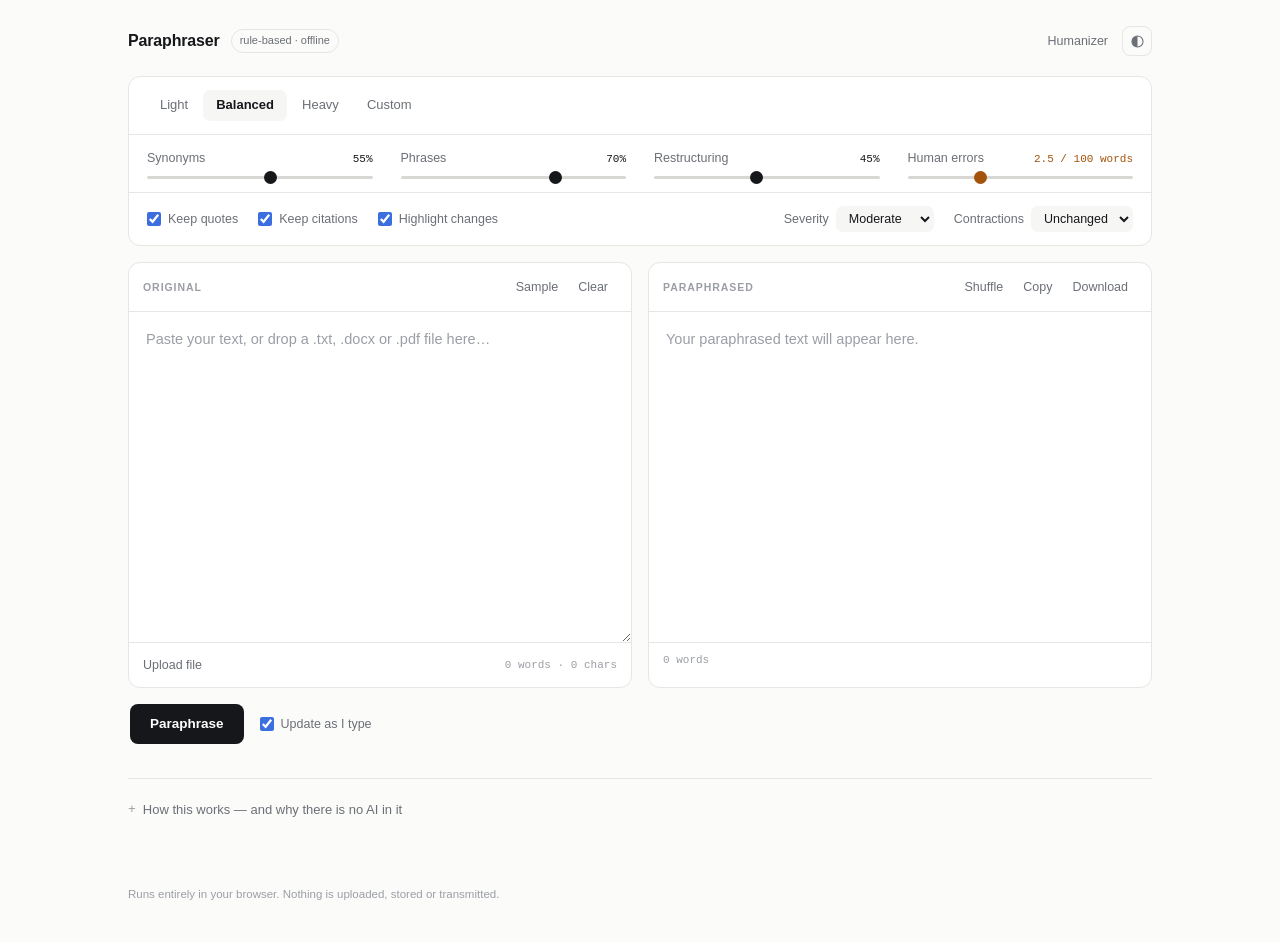
<file: index.html>
<!DOCTYPE html>
<html lang="en">
<head>
<meta charset="utf-8">
<meta name="viewport" content="width=device-width, initial-scale=1">
<title>Paraphraser</title>
<meta name="description" content="Offline rule-based paraphrasing tool. No AI, no server, no data leaves your browser.">
<link rel="icon" href="data:image/svg+xml,<svg xmlns='http://www.w3.org/2000/svg' viewBox='0 0 100 100'><text y='.9em' font-size='90'>&#9998;</text></svg>">
<link rel="stylesheet" href="css/style.css">
</head>
<body>

<header class="bar">
  <div class="wordmark">
    <h1>Paraphraser</h1>
    <span class="badge">rule-based &middot; offline</span>
  </div>
  <nav class="switch">
    <a href="humanize.html">Humanizer</a>
    <button id="themeBtn" class="icon" title="Switch light / dark" aria-label="Switch light or dark theme">
      <svg viewBox="0 0 20 20" width="15" height="15" aria-hidden="true">
        <path d="M10 2.6a7.4 7.4 0 100 14.8V2.6z" fill="currentColor"/>
        <circle cx="10" cy="10" r="7.4" fill="none" stroke="currentColor" stroke-width="1.4"/>
      </svg>
    </button>
  </nav>
</header>

<main>

  <!-- ============ CONTROLS ============ -->
  <section class="controls" aria-label="Settings">

    <div class="row row-presets">
      <div class="segmented" role="group" aria-label="Intensity preset">
        <button class="seg" data-preset="light">Light</button>
        <button class="seg is-active" data-preset="balanced">Balanced</button>
        <button class="seg" data-preset="heavy">Heavy</button>
        <button class="seg" data-preset="custom">Custom</button>
      </div>
    </div>

    <div class="row row-sliders">
      <label class="ctl" title="How often a word is swapped for one with a similar meaning.">
        <span class="ctl-top"><span>Synonyms</span><output id="outSyn">55%</output></span>
        <input type="range" id="synStrength" min="0" max="100" value="55">
      </label>

      <label class="ctl" title="Rewrites set expressions, e.g. &quot;due to the fact that&quot; to &quot;because&quot;.">
        <span class="ctl-top"><span>Phrases</span><output id="outPhr">70%</output></span>
        <input type="range" id="phrStrength" min="0" max="100" value="70">
      </label>

      <label class="ctl" title="Changes sentence shape: passive to active, clause fronting, splitting.">
        <span class="ctl-top"><span>Restructuring</span><output id="outRes">45%</output></span>
        <input type="range" id="resStrength" min="0" max="100" value="45">
      </label>

      <label class="ctl warn" title="Small, natural-looking slips. Zero keeps the output fully correct.">
        <span class="ctl-top"><span>Human errors</span><output id="outErr">2.5 / 100 words</output></span>
        <input type="range" id="errRate" min="0" max="80" value="25">
      </label>
    </div>

    <div class="row row-opts">
      <label class="chk"><input type="checkbox" id="optQuotes" checked><span>Keep quotes</span></label>
      <label class="chk"><input type="checkbox" id="optCites" checked><span>Keep citations</span></label>
      <label class="chk"><input type="checkbox" id="optHighlight" checked><span>Highlight changes</span></label>

      <span class="grow"></span>

      <label class="field">
        <span>Severity</span>
        <select id="errTier" title="Which kinds of slip are allowed">
          <option value="1">Mild</option>
          <option value="2" selected>Moderate</option>
          <option value="3">Noticeable</option>
        </select>
      </label>

      <label class="field">
        <span>Contractions</span>
        <select id="contractionMode">
          <option value="keep" selected>Unchanged</option>
          <option value="contract">Casual</option>
          <option value="expand">Formal</option>
        </select>
      </label>
    </div>
  </section>

  <!-- ============ EDITOR ============ -->
  <section class="editor">

    <div class="pane">
      <div class="pane-head">
        <span class="pane-title">Original</span>
        <span class="tools">
          <button id="sampleBtn" class="mini-btn">Sample</button>
          <button id="clearBtn" class="mini-btn">Clear</button>
        </span>
      </div>

      <div id="dropZone" class="dropzone">
        <textarea id="input" spellcheck="false"
          placeholder="Paste your text, or drop a .txt, .docx or .pdf file here&hellip;"></textarea>
        <div class="drop-overlay"><span>Drop to load</span></div>
      </div>

      <div class="pane-foot">
        <label class="file-btn">
          <input type="file" id="fileInput" accept=".txt,.md,.csv,.rtf,.docx,.pdf" hidden>
          <span>Upload file</span>
        </label>
        <span class="counts"><span id="inWords">0</span> words &middot; <span id="inChars">0</span> chars</span>
      </div>
      <div id="fileMsg" class="file-msg" hidden></div>
    </div>

    <div class="pane">
      <div class="pane-head">
        <span class="pane-title">Paraphrased</span>
        <span class="tools">
          <button id="shuffleBtn" class="mini-btn" title="Generate a different variation">Shuffle</button>
          <button id="copyBtn" class="mini-btn">Copy</button>
          <button id="downloadBtn" class="mini-btn">Download</button>
        </span>
      </div>

      <div id="output" class="output" aria-live="polite"></div>

      <div class="pane-foot">
        <span class="counts"><span id="outWords">0</span> words</span>
        <span id="legend" class="legend"><i class="sw-changed"></i>reworded <i class="sw-error"></i>slip</span>
      </div>
    </div>
  </section>

  <!-- ============ ACTIONS ============ -->
  <section class="actions">
    <button id="runBtn" class="primary">Paraphrase</button>
    <label class="chk"><input type="checkbox" id="liveMode" checked><span>Update as I type</span></label>
    <div id="stats" class="stats"></div>
  </section>

  <!-- ============ EXPLAINER ============ -->
  <details class="how">
    <summary>How this works &mdash; and why there is no AI in it</summary>
    <div class="how-body">
      <p class="lede">
        Every change comes from a dictionary lookup or a grammar rule you could trace by hand.
        No language model, no training data, no network request.
      </p>
      <ol class="steps">
        <li><b>Phrase bank</b> &mdash; ~190 set expressions matched longest-first: <em>in order to</em> &rarr; <em>so as to</em>.</li>
        <li><b>POS tagging</b> &mdash; suffix patterns, closed-class lists and context, so a noun is never swapped for a verb.</li>
        <li><b>Thesaurus</b> &mdash; ~600 curated head words filtered by part of speech; morphology carries tense across.</li>
        <li><b>Structural rules</b> &mdash; passive&rarr;active, clause fronting, sentence splitting, <em>There is X that Y</em> &rarr; <em>X Y</em>.</li>
        <li><b>Error injection</b> &mdash; twelve realistic slips on a weighted pool, within a per-sentence budget.</li>
        <li><b>Repair pass</b> &mdash; <em>a/an</em> and capitalisation corrected, so only the intended slips remain.</li>
      </ol>
      <p class="fine">
        Quotes, citations, URLs, proper nouns and fixed terms such as <em>machine learning</em> are never altered.
      </p>
      <p class="fine">
        <b>On intended use.</b> Introducing errors deliberately is useful for test data, grammar-checker
        corpora and detector research. If you are submitting the text as your own academic work, check the
        rules that apply to you first &mdash; paraphrasing a source without citing it is still plagiarism,
        whatever tool produced it.
      </p>
    </div>
  </details>
</main>

<footer>Runs entirely in your browser. Nothing is uploaded, stored or transmitted.</footer>

<script src="js/data.js"></script>
<script src="js/nlp.js"></script>
<script src="js/transform.js"></script>
<script src="js/readers.js"></script>
<script src="js/app.js"></script>
</body>
</html>
</file>
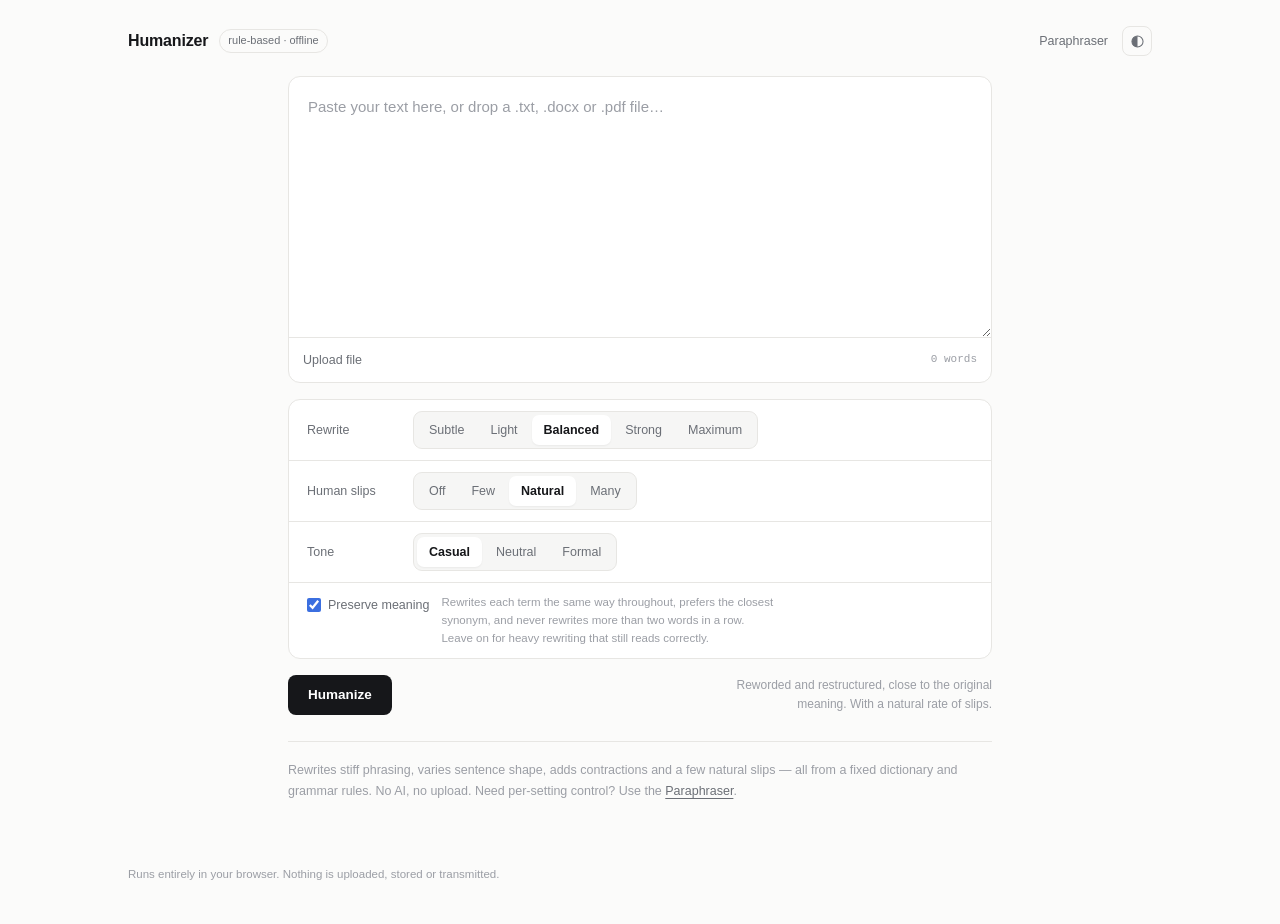
<file: humanize.html>
<!DOCTYPE html>
<html lang="en">
<head>
<meta charset="utf-8">
<meta name="viewport" content="width=device-width, initial-scale=1">
<title>Humanizer</title>
<meta name="description" content="Rule-based text humanizer. No AI, no server, nothing leaves your browser.">
<link rel="icon" href="data:image/svg+xml,<svg xmlns='http://www.w3.org/2000/svg' viewBox='0 0 100 100'><text y='.9em' font-size='90'>&#9997;</text></svg>">
<link rel="stylesheet" href="css/style.css">
<link rel="stylesheet" href="css/humanize.css">
</head>
<body>

<header class="bar">
  <div class="wordmark">
    <h1>Humanizer</h1>
    <span class="badge">rule-based &middot; offline</span>
  </div>
  <nav class="switch">
    <a href="index.html">Paraphraser</a>
    <button id="themeBtn" class="icon" title="Switch light / dark" aria-label="Switch light or dark theme">
      <svg viewBox="0 0 20 20" width="15" height="15" aria-hidden="true">
        <path d="M10 2.6a7.4 7.4 0 100 14.8V2.6z" fill="currentColor"/>
        <circle cx="10" cy="10" r="7.4" fill="none" stroke="currentColor" stroke-width="1.4"/>
      </svg>
    </button>
  </nav>
</header>

<main class="narrow">

  <!-- ============ INPUT ============ -->
  <section class="pane">
    <div id="dropZone" class="dropzone">
      <textarea id="hInput" spellcheck="false"
        placeholder="Paste your text here, or drop a .txt, .docx or .pdf file&hellip;"></textarea>
      <div class="drop-overlay"><span>Drop to load</span></div>
    </div>
    <div class="pane-foot">
      <label class="file-btn">
        <input type="file" id="hFile" accept=".txt,.md,.csv,.rtf,.docx,.pdf" hidden>
        <span>Upload file</span>
      </label>
      <span class="counts"><span id="hWords">0</span> words</span>
    </div>
    <div id="hMsg" class="file-msg" hidden></div>
  </section>

  <!-- ============ CONTROLS ============ -->
  <section class="controls">
    <div class="crow">
      <span class="crow-label">Rewrite</span>
      <div class="segmented" role="group" aria-label="Rewrite strength">
        <button class="lvl" data-level="subtle">Subtle</button>
        <button class="lvl" data-level="light">Light</button>
        <button class="lvl is-active" data-level="balanced">Balanced</button>
        <button class="lvl" data-level="strong">Strong</button>
        <button class="lvl" data-level="maximum">Maximum</button>
      </div>
    </div>

    <div class="crow">
      <span class="crow-label">Human slips</span>
      <div class="segmented" role="group" aria-label="How many human slips to add">
        <button class="slip" data-slip="off">Off</button>
        <button class="slip" data-slip="few">Few</button>
        <button class="slip is-active" data-slip="natural">Natural</button>
        <button class="slip" data-slip="many">Many</button>
      </div>
    </div>

    <div class="crow">
      <span class="crow-label">Tone</span>
      <div class="segmented" role="group" aria-label="Tone">
        <button class="tone is-active" data-tone="casual">Casual</button>
        <button class="tone" data-tone="neutral">Neutral</button>
        <button class="tone" data-tone="formal">Formal</button>
      </div>
    </div>

    <div class="crow crow-keep">
      <label class="chk">
        <input type="checkbox" id="hKeep" checked>
        <span>Preserve meaning</span>
      </label>
      <span class="keep-note">
        Rewrites each term the same way throughout, prefers the closest synonym,
        and never rewrites more than two words in a row. Leave on for heavy
        rewriting that still reads correctly.
      </span>
    </div>
  </section>

  <!-- ============ RUN ============ -->
  <section class="runbar">
    <button id="hRun" class="primary">Humanize</button>
    <span id="hLevelNote" class="level-note"></span>
  </section>

  <!-- ============ RESULT ============ -->
  <section class="pane result" id="hResultPane" hidden>
    <div class="pane-head">
      <span class="pane-title">Result</span>
      <span class="tools">
        <button id="hRegen" class="mini-btn" title="Produce a different variation">Regenerate</button>
        <button id="hCopy" class="mini-btn">Copy</button>
      </span>
    </div>

    <div id="hOutput" class="output" aria-live="polite"></div>

    <div class="pane-foot download-foot">
      <span class="counts"><span id="hOutWords">0</span> words</span>
      <span class="dl">
        <span class="dl-label">Download</span>
        <button class="mini-btn dl-btn" data-fmt="txt">.txt</button>
        <button class="mini-btn dl-btn" data-fmt="docx">.docx</button>
        <button class="mini-btn dl-btn" data-fmt="pdf">.pdf</button>
        <button class="mini-btn dl-btn" data-fmt="md">.md</button>
      </span>
    </div>
  </section>

  <p class="hint">
    Rewrites stiff phrasing, varies sentence shape, adds contractions and a few natural
    slips &mdash; all from a fixed dictionary and grammar rules. No AI, no upload.
    Need per-setting control? Use the <a href="index.html">Paraphraser</a>.
  </p>
</main>

<footer>Runs entirely in your browser. Nothing is uploaded, stored or transmitted.</footer>

<script src="js/data.js"></script>
<script src="js/nlp.js"></script>
<script src="js/transform.js"></script>
<script src="js/readers.js"></script>
<script src="js/export.js"></script>
<script src="js/humanizer.js"></script>
</body>
</html>
</file>
<file: css/style.css>
/* ============================================================
   style.css — Paraphraser
   Minimal shell: hairlines instead of boxes, one accent, and as
   little chrome as the controls allow.
   ============================================================ */

:root {
  --bg:       #fbfbfa;
  --surface:  #ffffff;
  --sunken:   #f6f6f5;
  --line:     #e7e6e3;
  --line-2:   #d8d7d3;
  --ink:      #16171a;
  --muted:    #6b6f76;
  --faint:    #9b9ea5;
  --accent:   #16171a;   /* primary action — near-black reads calmer than blue */
  --on-accent:#ffffff;
  --focus:    #3b6fe0;
  --changed:  #0f6f5c;
  --changed-bg:#e4f2ee;
  --slip:     #a4530c;
  --slip-bg:  #fbeedd;
  --r:        12px;
  --mono: ui-monospace, "SFMono-Regular", "Cascadia Code", Consolas, monospace;
  --sans: -apple-system, BlinkMacSystemFont, "Segoe UI", Roboto, "Helvetica Neue", Arial, sans-serif;
}

[data-theme="dark"] {
  --bg:       #0d0e11;
  --surface:  #141519;
  --sunken:   #1a1c21;
  --line:     #24262c;
  --line-2:   #32353d;
  --ink:      #e9eaec;
  --muted:    #9ba0a8;
  --faint:    #6f747d;
  --accent:   #e9eaec;
  --on-accent:#141519;
  --focus:    #6f9bff;
  --changed:  #58c8a8;
  --changed-bg:#12352d;
  --slip:     #e0a06a;
  --slip-bg:  #3a2614;
}

* { box-sizing: border-box; }
html { -webkit-text-size-adjust: 100%; }

/* A class that sets `display` outranks the UA rule for [hidden],
   so an element such as .pane would stay visible while hidden. */
[hidden] { display: none !important; }

body {
  margin: 0;
  background: var(--bg);
  color: var(--ink);
  font-family: var(--sans);
  font-size: 14.5px;
  line-height: 1.6;
  -webkit-font-smoothing: antialiased;
  text-rendering: optimizeLegibility;
}

:focus-visible {
  outline: 2px solid var(--focus);
  outline-offset: 2px;
  border-radius: 4px;
}

/* ---------------- header ---------------- */
.bar {
  display: flex; align-items: center; justify-content: space-between;
  gap: 16px;
  max-width: 1080px; margin: 0 auto;
  padding: 26px 28px 20px;
}
.wordmark { display: flex; align-items: center; gap: 11px; min-width: 0; }
.wordmark h1 {
  margin: 0; font-size: 16px; font-weight: 600;
  letter-spacing: -.01em; white-space: nowrap;
}
.badge {
  font-size: 11px; color: var(--muted);
  padding: 2px 8px;
  border: 1px solid var(--line);
  border-radius: 20px;
  white-space: nowrap;
}

/* link across to the other tool, shared by both pages */
.switch { display: flex; align-items: center; gap: 14px; }
.switch a {
  font-size: 12.5px; color: var(--muted);
  text-decoration: none; white-space: nowrap;
  transition: color .15s;
}
.switch a:hover { color: var(--ink); text-decoration: underline; text-underline-offset: 3px; }

.icon {
  flex: none;
  width: 30px; height: 30px;
  display: grid; place-items: center;
  border: 1px solid var(--line);
  background: transparent; color: var(--muted);
  border-radius: 8px; cursor: pointer;
  transition: color .15s, border-color .15s;
}
.icon:hover { color: var(--ink); border-color: var(--line-2); }

main {
  max-width: 1080px; margin: 0 auto;
  padding: 0 28px 64px;
}

/* ---------------- controls ---------------- */
.controls {
  border: 1px solid var(--line);
  border-radius: var(--r);
  background: var(--surface);
  overflow: hidden;
  margin-bottom: 16px;
}
.row { padding: 13px 18px; }
.row + .row { border-top: 1px solid var(--line); }

.segmented { display: inline-flex; gap: 2px; }
.seg {
  border: 0; background: transparent;
  color: var(--muted);
  font: inherit; font-size: 13px;
  padding: 5px 13px; border-radius: 7px;
  cursor: pointer;
  transition: color .15s, background .15s;
}
.seg:hover { color: var(--ink); }
.seg.is-active { background: var(--sunken); color: var(--ink); font-weight: 550; }

/* sliders */
.row-sliders {
  display: grid; gap: 14px 28px;
  grid-template-columns: repeat(4, 1fr);
  align-items: end;          /* keep tracks on one line if a label wraps */
}
/* Four across only when each column is wide enough for its label and
   readout side by side; two across otherwise. */
@media (max-width: 1000px) { .row-sliders { grid-template-columns: repeat(2, 1fr); } }
@media (max-width: 460px)  { .row-sliders { grid-template-columns: 1fr; } }

.ctl { display: block; cursor: pointer; }
.ctl-top {
  display: flex; align-items: baseline; justify-content: space-between;
  gap: 8px; margin-bottom: 8px;
  font-size: 12.5px; color: var(--muted);
}
.ctl-top > span { white-space: nowrap; }
.ctl-top output {
  font-family: var(--mono); font-size: 11px;
  color: var(--ink); white-space: nowrap;
}
.ctl.warn .ctl-top output { color: var(--slip); }

input[type=range] {
  -webkit-appearance: none; appearance: none;
  display: block; width: 100%; height: 3px; margin: 0;
  background: var(--line-2); border-radius: 3px;
  outline: none; cursor: pointer;
}
input[type=range]::-webkit-slider-thumb {
  -webkit-appearance: none; appearance: none;
  width: 13px; height: 13px; border-radius: 50%;
  background: var(--ink); border: 0;
  cursor: pointer; transition: transform .12s;
}
input[type=range]::-webkit-slider-thumb:hover { transform: scale(1.18); }
input[type=range]::-moz-range-thumb {
  width: 13px; height: 13px; border-radius: 50%;
  background: var(--ink); border: 0; cursor: pointer;
}
.ctl.warn input[type=range]::-webkit-slider-thumb { background: var(--slip); }
.ctl.warn input[type=range]::-moz-range-thumb { background: var(--slip); }

/* options row */
.row-opts {
  display: flex; align-items: center; flex-wrap: wrap;
  gap: 10px 20px;
}
.grow { flex: 1 1 auto; }

.chk {
  display: inline-flex; align-items: center; gap: 7px;
  font-size: 12.5px; color: var(--muted); cursor: pointer;
  white-space: nowrap;
}
.chk:hover { color: var(--ink); }
.chk input { width: 14px; height: 14px; accent-color: var(--focus); cursor: pointer; margin: 0; }

.field {
  display: inline-flex; align-items: center; gap: 7px;
  font-size: 12.5px; color: var(--muted); white-space: nowrap;
}
.field select {
  font: inherit; font-size: 12.5px;
  color: var(--ink); background: var(--sunken);
  border: 1px solid transparent; border-radius: 7px;
  padding: 4px 8px; cursor: pointer;
  transition: border-color .15s;
}
.field select:hover { border-color: var(--line-2); }

/* ---------------- editor ---------------- */
.editor {
  display: grid; grid-template-columns: 1fr 1fr; gap: 16px;
  margin-bottom: 16px;
}
@media (max-width: 860px) { .editor { grid-template-columns: 1fr; } }

.pane {
  display: flex; flex-direction: column;
  background: var(--surface);
  border: 1px solid var(--line);
  border-radius: var(--r);
  overflow: hidden;
}
.pane-head {
  display: flex; align-items: center; justify-content: space-between;
  gap: 10px; padding: 10px 14px;
  border-bottom: 1px solid var(--line);
}
.pane-title {
  font-size: 10.5px; font-weight: 600;
  text-transform: uppercase; letter-spacing: .09em;
  color: var(--faint);
}
.tools { display: flex; gap: 2px; flex-wrap: wrap; }

.mini-btn {
  border: 0; background: transparent;
  color: var(--muted);
  font: inherit; font-size: 12.5px;
  padding: 4px 9px; border-radius: 6px;
  cursor: pointer; white-space: nowrap;
  transition: color .15s, background .15s;
}
.mini-btn:hover { color: var(--ink); background: var(--sunken); }
.mini-btn.ok { color: var(--changed); }

.dropzone { position: relative; flex: 1; }
#input {
  display: block; width: 100%; height: 330px; resize: vertical;
  border: 0; outline: none; padding: 15px 17px;
  background: transparent; color: var(--ink);
  font-family: var(--sans); font-size: 14.5px; line-height: 1.75;
}
#input::placeholder { color: var(--faint); }

.drop-overlay {
  position: absolute; inset: 7px;
  display: none; place-items: center;
  background: var(--sunken);
  border: 1px dashed var(--line-2);
  border-radius: 9px;
  color: var(--muted); font-size: 13px;
  pointer-events: none;
}
.dropzone.is-over .drop-overlay { display: grid; }

.output {
  height: 330px; overflow-y: auto;
  padding: 15px 17px;
  font-size: 14.5px; line-height: 1.75;
  white-space: pre-wrap; word-wrap: break-word;
}
.output:empty::before {
  content: "Your paraphrased text will appear here.";
  color: var(--faint);
}
.output ins {
  text-decoration: none;
  background: var(--changed-bg); color: var(--changed);
  border-radius: 3px; padding: 0 2px;
}
.output ins.err {
  background: var(--slip-bg); color: var(--slip);
  text-decoration: underline wavy;
  text-underline-offset: 3px;
  text-decoration-thickness: 1px;
}

.pane-foot {
  display: flex; align-items: center; justify-content: space-between;
  gap: 12px; flex-wrap: wrap;
  padding: 9px 14px;
  border-top: 1px solid var(--line);
  font-size: 11.5px; color: var(--faint);
}
.counts { font-family: var(--mono); font-size: 11px; }

.file-btn span {
  display: inline-block;
  color: var(--muted); font-size: 12.5px;
  padding: 3px 9px; margin-left: -9px;
  border-radius: 6px; cursor: pointer;
  transition: color .15s, background .15s;
}
.file-btn span:hover { color: var(--ink); background: var(--sunken); }

.legend { display: inline-flex; align-items: center; gap: 6px; font-size: 11px; }
.legend i {
  display: inline-block; width: 9px; height: 9px;
  border-radius: 2px; margin-right: -2px;
}
.sw-changed { background: var(--changed-bg); border: 1px solid var(--changed); }
.sw-error   { background: var(--slip-bg);    border: 1px solid var(--slip); }

.file-msg {
  padding: 8px 14px;
  border-top: 1px solid var(--line);
  font-size: 12px;
  background: var(--slip-bg); color: var(--slip);
}
.file-msg.info { background: var(--sunken); color: var(--muted); }

/* ---------------- actions ---------------- */
.actions {
  display: flex; align-items: center; gap: 16px; flex-wrap: wrap;
  padding: 0 2px;
}
.primary {
  border: 0; background: var(--accent); color: var(--on-accent);
  font: inherit; font-size: 13.5px; font-weight: 550;
  padding: 9px 20px; border-radius: 8px;
  cursor: pointer; transition: opacity .15s;
}
.primary:hover { opacity: .86; }
.primary:active { transform: translateY(1px); }

.stats {
  margin-left: auto;
  display: flex; gap: 14px; flex-wrap: wrap;
  font-family: var(--mono); font-size: 11px; color: var(--faint);
}
.stats b { color: var(--muted); font-weight: 500; }

/* ---------------- explainer ---------------- */
.how {
  margin-top: 34px;
  border-top: 1px solid var(--line);
  padding-top: 18px;
}
.how summary {
  font-size: 13px; color: var(--muted);
  cursor: pointer; list-style: none;
  display: inline-flex; align-items: center; gap: 7px;
}
.how summary::-webkit-details-marker { display: none; }
.how summary::before {
  content: "+"; font-family: var(--mono); font-size: 13px;
  color: var(--faint);
}
.how[open] summary::before { content: "\2212"; }
.how summary:hover { color: var(--ink); }

.how-body { padding: 16px 0 0 20px; max-width: 78ch; }
.lede { margin: 0 0 16px; font-size: 13.5px; color: var(--muted); }

.steps {
  margin: 0 0 16px; padding: 0;
  list-style: none;
  counter-reset: s;
}
.steps li {
  counter-increment: s;
  position: relative;
  padding: 7px 0 7px 26px;
  font-size: 13px; color: var(--muted);
  border-top: 1px solid var(--line);
}
.steps li:first-child { border-top: 0; }
.steps li::before {
  content: counter(s);
  position: absolute; left: 0; top: 8px;
  font-family: var(--mono); font-size: 10.5px;
  color: var(--faint);
}
.steps b { color: var(--ink); font-weight: 550; }
.steps em, .fine em, .lede em {
  font-style: normal; font-family: var(--mono); font-size: 11.5px;
  color: var(--ink);
}

.fine { margin: 0 0 10px; font-size: 12.5px; color: var(--faint); }
.fine b { color: var(--muted); }

footer {
  max-width: 1080px; margin: 0 auto;
  padding: 0 28px 40px;
  font-size: 11.5px; color: var(--faint);
}

@media (max-width: 560px) {
  .bar { padding: 20px 16px 14px; }
  main { padding: 0 16px 48px; }
  footer { padding: 0 16px 32px; }
  .badge { display: none; }
  .stats { margin-left: 0; width: 100%; }
  /* let the selects flow left with the checkboxes instead of
     being pushed to the far edge by the spacer */
  .grow { display: none; }
  .row-opts { gap: 10px 16px; }
}
</file>
<file: css/humanize.css>
/* ============================================================
   humanize.css — overrides for the Humanizer page
   Loads on top of style.css so both tools share one design system.
   ============================================================ */

main.narrow { max-width: 760px; }

/* ---------- input ---------- */
.pane { margin-bottom: 16px; }

#hInput {
  display: block; width: 100%; height: 260px; resize: vertical;
  border: 0; outline: none; padding: 17px 19px;
  background: transparent; color: var(--ink);
  font-family: var(--sans); font-size: 15px; line-height: 1.75;
}
#hInput::placeholder { color: var(--faint); }

/* ---------- controls ---------- */
.controls { margin-bottom: 16px; }

.crow {
  display: flex; align-items: center; gap: 14px;
  padding: 11px 18px;
}
.crow + .crow { border-top: 1px solid var(--line); }

.crow-label {
  flex: none; width: 92px;
  font-size: 12.5px; color: var(--muted);
}

.controls .segmented {
  display: inline-flex; gap: 2px;
  padding: 3px;
  border: 1px solid var(--line);
  border-radius: 9px;
  background: var(--sunken);
  flex-wrap: wrap;
}

.lvl, .slip, .tone {
  border: 0; background: transparent;
  color: var(--muted);
  font: inherit; font-size: 12.5px;
  padding: 5px 12px; border-radius: 7px;
  cursor: pointer; white-space: nowrap;
  transition: color .15s, background .15s;
}
.lvl:hover, .slip:hover, .tone:hover { color: var(--ink); }
.lvl.is-active, .slip.is-active, .tone.is-active {
  background: var(--surface); color: var(--ink); font-weight: 550;
  box-shadow: 0 1px 2px rgba(0,0,0,.05);
}

.crow-keep { align-items: flex-start; gap: 12px; }
.crow-keep .chk { flex: none; padding-top: 1px; }
.keep-note {
  font-size: 11.5px; color: var(--faint);
  line-height: 1.55; max-width: 52ch;
}

/* ---------- run bar ---------- */
.runbar {
  display: flex; align-items: center; gap: 14px; flex-wrap: wrap;
  margin-bottom: 18px;
}
.level-note {
  font-size: 12px; color: var(--faint);
  margin-left: auto; text-align: right; max-width: 46ch;
}

/* ---------- result ---------- */
.result .output { height: auto; min-height: 150px; max-height: 460px; }
.result .output:empty::before { content: "Your humanized text will appear here."; }

.download-foot { gap: 10px 14px; }
.dl { display: inline-flex; align-items: center; gap: 3px; flex-wrap: wrap; }
.dl-label {
  font-size: 11.5px; color: var(--faint);
  margin-right: 4px;
}
.dl-btn {
  font-family: var(--mono); font-size: 11.5px;
  padding: 3px 8px;
}

/* ---------- hint ---------- */
.hint {
  margin: 26px 0 0;
  padding-top: 18px;
  border-top: 1px solid var(--line);
  font-size: 12.5px; color: var(--faint);
  line-height: 1.65;
}
.hint a { color: var(--muted); text-underline-offset: 3px; }
.hint a:hover { color: var(--ink); }

@media (max-width: 620px) {
  .level-note { margin-left: 0; width: 100%; text-align: left; max-width: none; }
  .runbar { gap: 10px; }
  .switch a { display: none; }
  /* stack each control under its own label */
  .crow { flex-direction: column; align-items: flex-start; gap: 8px; }
  .crow-label { width: auto; }
  .crow-keep { gap: 6px; }
}
</file>
